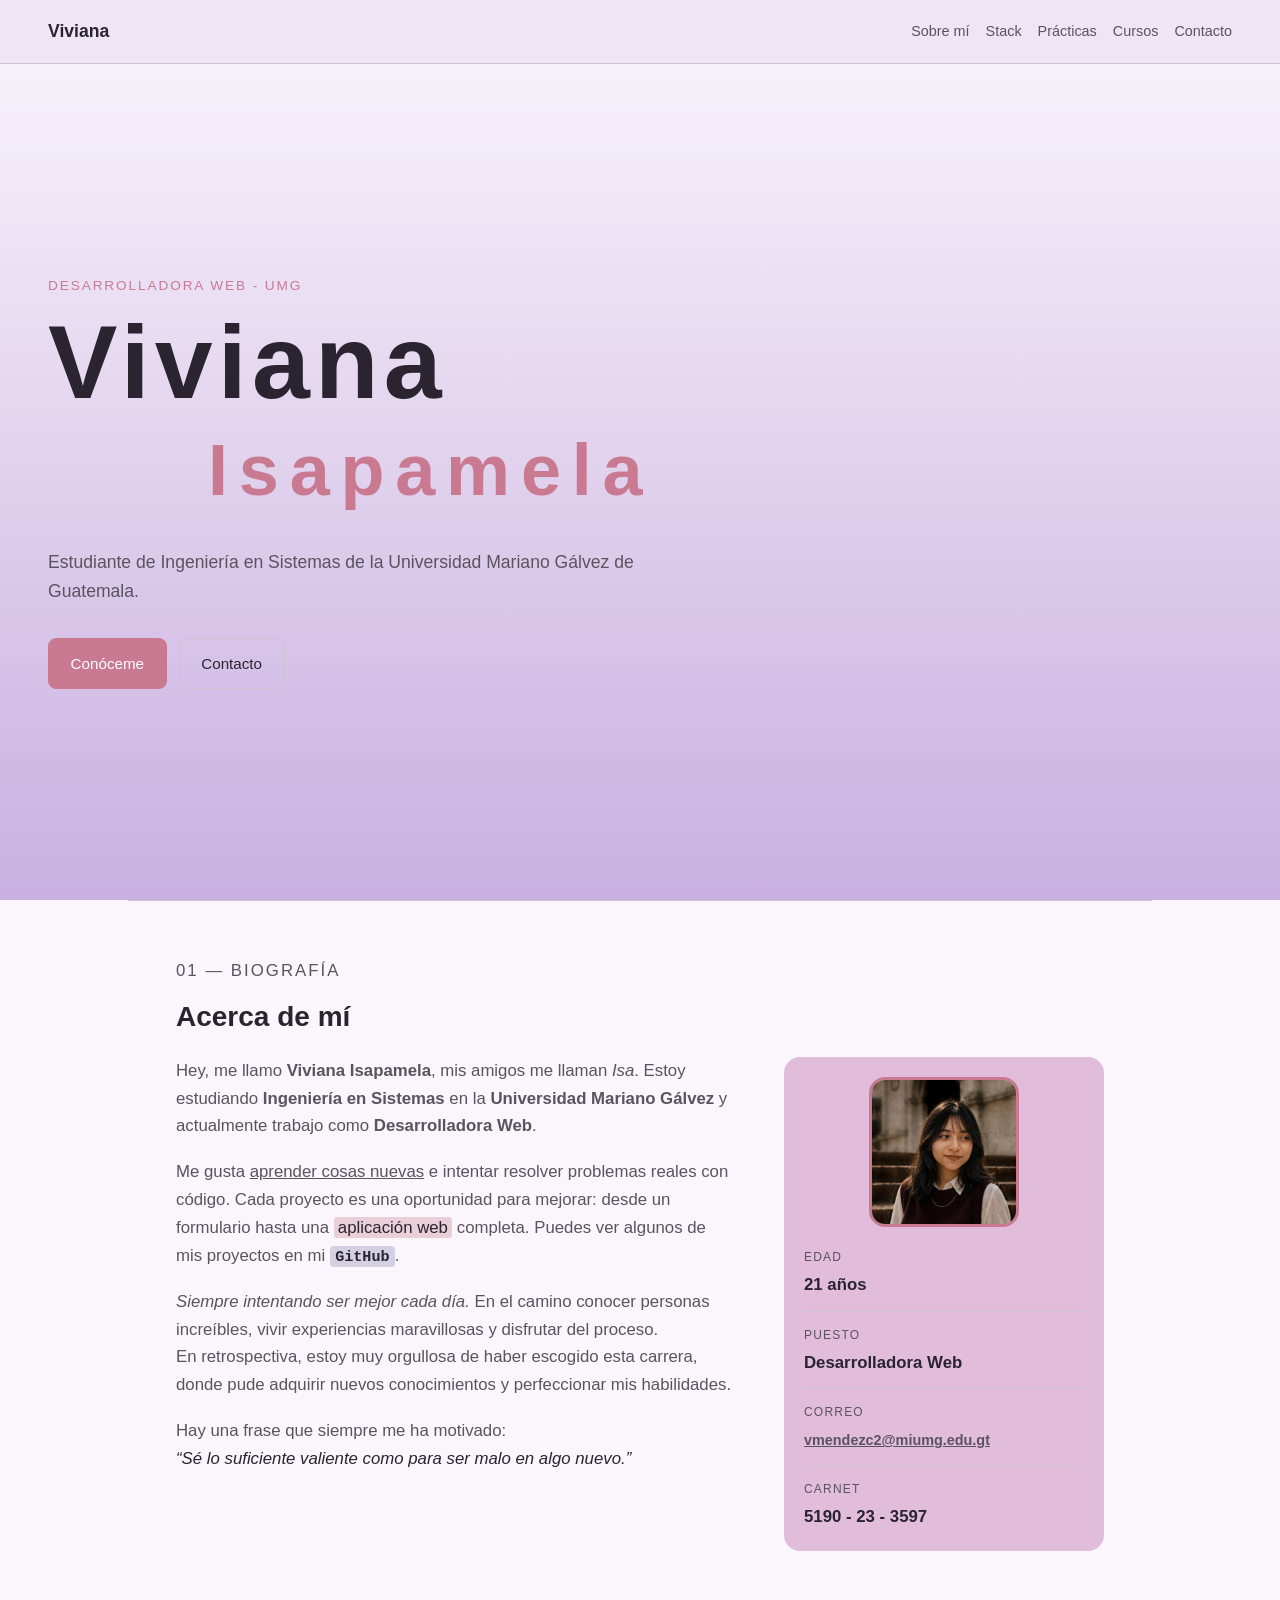
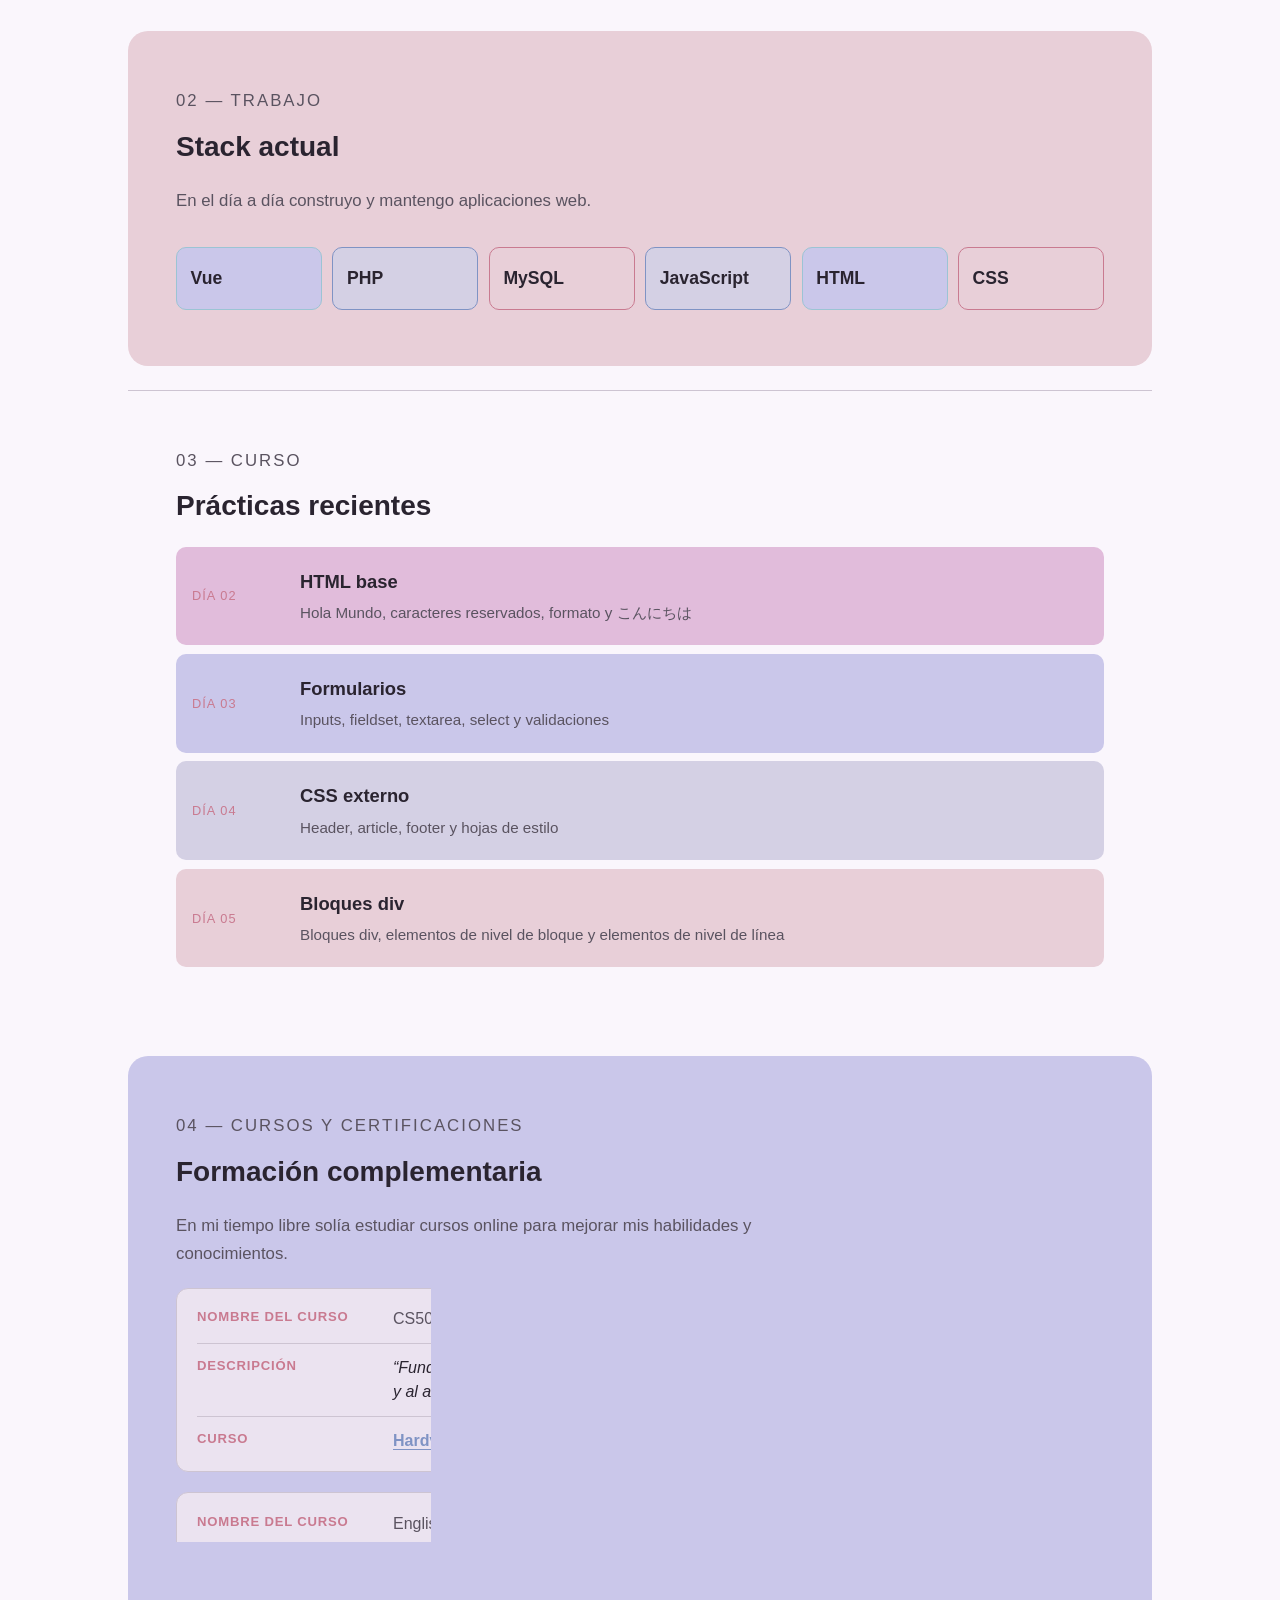
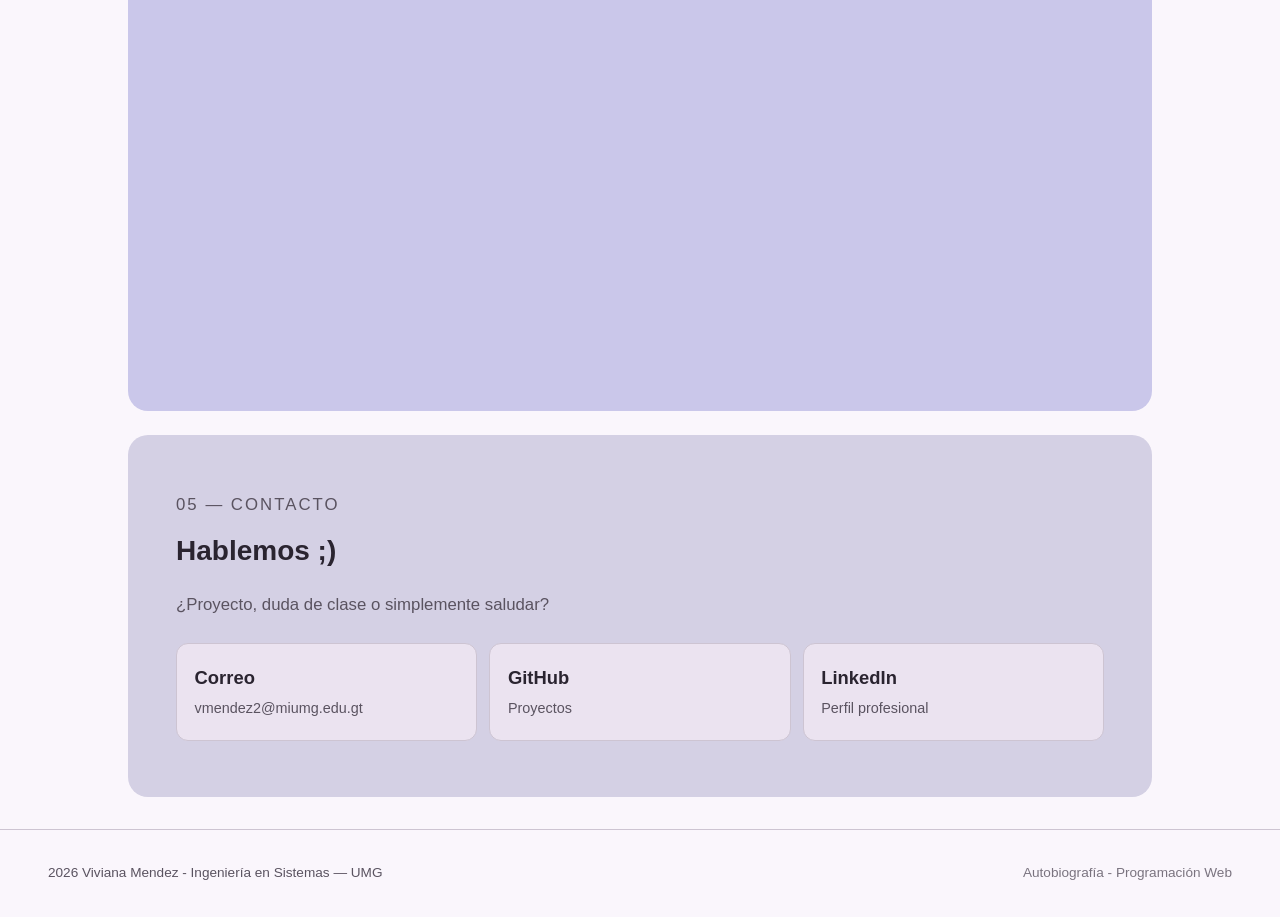
<file: index.html>
<!DOCTYPE html>
<html lang="es">

<head>
    <meta charset="UTF-8">
    <meta name="viewport" content="width=device-width, initial-scale=1.0">
    <meta name="author" content="Viviana Isapamela Mendez Ché">
    <meta name="description" content="Ejercicio práctico #1: Elaborar una página en lenguaje HTML, CSS y/o Bootstrap.">
    <title>Viviana Isapamela Mendez Ché</title>
    <link rel="icon" href="img/icon.png">
    <link rel="stylesheet" href="styles/autobiografia.css">
</head>

<body>

    <nav class="nav">
        <a class="nav-marca" href="#inicio">Viviana</a>
        <div class="nav-links">
            <a href="#sobre-mi">Sobre mí</a>
            <a href="#stack">Stack</a>
            <a href="#practicas">Prácticas</a>
            <a href="#certificaciones">Cursos</a>
            <a href="#contacto">Contacto</a>
        </div>
    </nav>

    <header id="inicio" class="hero">
        <p class="hero-rol">Desarrolladora web - UMG</p>
        <h1>Viviana</h1>
        <h2>Isapamela</h2>
        <p class="hero-texto">
            Estudiante de Ingeniería en Sistemas de la Universidad Mariano Gálvez de Guatemala.
        </p>
        <div class="hero-acciones">
            <a class="btn" href="#sobre-mi">Conóceme</a>
            <a class="btn btn-ghost" href="#contacto">Contacto</a>
        </div>
    </header>

    <main>

        <section id="sobre-mi" class="seccion">
            <p class="etiqueta">01 — Biografía</p>
            <h2>Acerca de mí</h2>
            <div class="grid-dos">
                <div class="biografia">
                    <p>
                        Hey, me llamo <strong>Viviana Isapamela</strong>, mis amigos me llaman
                        <em>Isa</em>. Estoy estudiando <strong>Ingeniería en Sistemas</strong> en la
                        <strong>Universidad Mariano Gálvez</strong> y actualmente trabajo como
                        <strong>Desarrolladora Web</strong>.
                    </p>
                    <p>
                        Me gusta <u>aprender cosas nuevas</u> e intentar resolver problemas reales con código.
                        Cada proyecto es una oportunidad para mejorar: desde un formulario hasta una
                        <mark>aplicación web</mark> completa. Puedes ver algunos de mis proyectos en mi <a href="https://github.com/VpMC97/VpMC97.github.io" target="_blank" rel="noopener noreferrer"><code>GitHub</code></a>.
                    </p>
                    <p>
                        <em>Siempre intentando ser mejor cada día.</em>
                        En el camino conocer personas increíbles, vivir experiencias maravillosas y disfrutar del proceso.
                        <br>
                        En retrospectiva, estoy muy orgullosa de haber escogido esta carrera, donde pude adquirir nuevos conocimientos y perfeccionar mis habilidades.
                    </p>
                    <p>
                        Hay una frase que siempre me ha motivado:
                        <br>
                        <q>Sé lo suficiente valiente como para ser malo en algo nuevo.</q>
                    </p>
                </div>
                <aside class="datos">
                    <figure class="foto-perfil">
                        <img src="img/pfp.jpeg" alt="Fotografía de Viviana Isapamela Mendez Ché">
                    </figure>
                    <p><span>Edad</span> 21 años</p>
                    <p><span>Puesto</span> Desarrolladora Web</p>
                    <p><span>Correo</span> <a href="https://mail.google.com/mail/?view=cm&fs=1&tf=1&to=vmendezc2@miumg.edu.gt" class="red-hint" target="_blank" rel="noopener noreferrer">vmendezc2@miumg.edu.gt</a></p>
                    <p><span>Carnet</span> 5190 - 23 - 3597</p>
                </aside>
            </div>
        </section>

        <section id="stack" class="seccion seccion-pastel">
            <p class="etiqueta">02 — Trabajo</p>
            <h2>Stack actual</h2>
            <p class="ancho-lectura">
                En el día a día construyo y mantengo aplicaciones web.
            </p>
            <ul class="stack-lista">
                <li>Vue</li>
                <li>PHP</li>
                <li>MySQL</li>
                <li>JavaScript</li>
                <li>HTML</li>
                <li>CSS</li>
            </ul>
        </section>

        <section id="practicas" class="seccion">
            <p class="etiqueta">03 — Curso</p>
            <h2>Prácticas recientes</h2>
            <div class="practicas">
                <a href="dia-2.html" class="practica">
                    <span class="practica-num">Día 02</span>
                    <strong>HTML base</strong>
                    <span>Hola Mundo, caracteres reservados, formato y こんにちは</span>
                </a>
                <a href="dia-3.html" class="practica">
                    <span class="practica-num">Día 03</span>
                    <strong>Formularios</strong>
                    <span>Inputs, fieldset, textarea, select y validaciones</span>
                </a>
                <a href="dia-4.html" class="practica">
                    <span class="practica-num">Día 04</span>
                    <strong>CSS externo</strong>
                    <span>Header, article, footer y hojas de estilo</span>
                </a>
                <a href="dia-5.html" class="practica">
                    <span class="practica-num">Día 05</span>
                    <strong>Bloques div</strong>
                    <span>Bloques div, elementos de nivel de bloque y elementos de nivel de línea</span>
                </a>
            </div>
        </section>

        <section id="certificaciones" class="seccion seccion-menta">
            <p class="etiqueta">04 — Cursos y certificaciones</p>
            <h2>Formación complementaria</h2>
            <p class="ancho-lectura">
                En mi tiempo libre solía estudiar cursos online para mejorar mis habilidades y conocimientos.
            </p>

            <div class="cursos-lista">
            <!-- Los 3 primeros siempre visibles -->
            <article class="curso">
                <div class="fila-dato">
                    <span class="dato-nombre">Nombre del curso</span>
                    <span class="dato-valor">CS50's Introduction to Computer Science (2023)</span>
                </div>
                <div class="fila-dato">
                    <span class="dato-nombre">Descripción</span>
                    <span class="dato-valor">
                        <q>Fundamentos de la informática, una introducción a las disciplinas intelectuales de la informática y al arte de la programación.</q>
                    </span>
                </div>
                <div class="fila-dato">
                    <span class="dato-nombre">Curso</span>
                    <span class="dato-valor">
                        <a href="https://www.youtube.com/watch?v=LfaMVlDaQ24" target="_blank" rel="noopener noreferrer">Hardvard CS50 &amp;
                            freeCodeCamp.org</a>
                    </span>
                </div>
            </article>
            <article class="curso">
                <div class="fila-dato">
                    <span class="dato-nombre">Nombre del curso</span>
                    <span class="dato-valor">English for IT 1</span>
                </div>
                <div class="fila-dato">
                    <span class="dato-nombre">Descripción</span>
                    <span class="dato-valor">
                        <q>A course that teaches the English language in a specific IT context at the “B2” proficiency level which is a basic requirement for employment use.</q>
                    </span>
                </div>
                <div class="fila-dato">
                    <span class="dato-nombre">Curso</span>
                    <span class="dato-valor">
                        <a href="https://www.netacad.com/courses/english-for-it1?courseLang=en-US" target="_blank" rel="noopener noreferrer">Cisco &amp; OpenEDG</a>
                    </span>
                </div>
            </article>
            <article class="curso">
                <div class="fila-dato">
                    <span class="dato-nombre">Nombre del curso</span>
                    <span class="dato-valor">React.js desde cero</span>
                </div>
                <div class="fila-dato">
                    <span class="dato-nombre">Descripción</span>
                    <span class="dato-valor">
                        <q>React es una biblioteca de Javascript para crear interfaces web de usuario, tipicamente se usa para crear aplicaciones web frontend.</q>
                    </span>
                </div>
                <div class="fila-dato">
                    <span class="dato-nombre">Curso</span>
                    <span class="dato-valor">
                        <a href="https://www.youtube.com/watch?v=rLoWMU4L_qE" target="_blank" rel="noopener noreferrer">Fatz</a>
                    </span>
                </div>
            </article>

            <!-- Cursos ocultos hasta pulsar Ver más -->
            <div class="cursos-extra">
            <article class="curso">
                <div class="fila-dato">
                    <span class="dato-nombre">Nombre del curso</span>
                    <span class="dato-valor">Vue.js Fundamentals</span>
                </div>
                <div class="fila-dato">
                    <span class="dato-nombre">Descripción</span>
                    <span class="dato-valor">
                        <q>Introducción a Vue 3. Desarrolla proyectos reales, profundiza en sus características fundamentales y crea aplicaciones dinámicas, reutilizables y reactivas con facilidad.</q>
                    </span>
                </div>
                <div class="fila-dato">
                    <span class="dato-nombre">Curso</span>
                    <span class="dato-valor">
                        <a href="https://scrimba.com/learn-vue-c0jrrpaasr" target="_blank" rel="noopener noreferrer">Scrimba</a>
                    </span>
                </div>
            </article>
            <article class="curso">
                <div class="fila-dato">
                    <span class="dato-nombre">Nombre del curso</span>
                    <span class="dato-valor">Python desde cero</span>
                </div>
                <div class="fila-dato">
                    <span class="dato-nombre">Descripción</span>
                    <span class="dato-valor">
                        <q>Domina las bases de Python, el lenguaje más popular para programación y desarrollo moderno. Aprende sobre los tipos de datos, estructuras de control y funciones para crear programas que realicen tareas específicas.</q>
                    </span>
                </div>
                <div class="fila-dato">
                    <span class="dato-nombre">Curso</span>
                    <span class="dato-valor">
                        <a href="https://midu.dev/curso/python-desde-cero" target="_blank" rel="noopener noreferrer">Midudev</a>
                    </span>
                </div>
            </article>
            <article class="curso">
                <div class="fila-dato">
                    <span class="dato-nombre">Nombre del curso</span>
                    <span class="dato-valor">SQL desde CERO</span>
                </div>
                <div class="fila-dato">
                    <span class="dato-nombre">Descripción</span>
                    <span class="dato-valor">
                        <q>En este curso de SQL vas a aprender a manejar SQL, el lenguaje mas usado del mundo para bases de datos relacionales, un lenguaje requisito para cualquier perfil IT.</q>
                    </span>
                </div>
                <div class="fila-dato">
                    <span class="dato-nombre">Curso</span>
                    <span class="dato-valor">
                        <a href="https://www.youtube.com/watch?v=DFg1V-rO6Pg" target="_blank" rel="noopener noreferrer">SoyDalto</a>
                    </span>
                </div>
            </article>
            <article class="curso">
                <div class="fila-dato">
                    <span class="dato-nombre">Nombre del curso</span>
                    <span class="dato-valor">Desarrollo web desde cero</span>
                </div>
                <div class="fila-dato">
                    <span class="dato-nombre">Descripción</span>
                    <span class="dato-valor">
                        <q>Aprende los inicios del desarrollo web paso a paso. Aprenderás HTML5, CSS3, Javascript.</q>
                    </span>
                </div>
                <div class="fila-dato">
                    <span class="dato-nombre">Curso</span>
                    <span class="dato-valor">
                        <a href="https://www.udemy.com/course/curso-de-desarrollo-web-desde-cero-html5-css3-javascript/?couponCode=PMNVD2525" target="_blank" rel="noopener noreferrer">Udemy</a>
                    </span>
                </div>
            </article>
            <article class="curso">
                <div class="fila-dato">
                    <span class="dato-nombre">Nombre del curso</span>
                    <span class="dato-valor">Networking Basics</span>
                </div>
                <div class="fila-dato">
                    <span class="dato-nombre">Descripción</span>
                    <span class="dato-valor">
                        <q>Internet se basa en redes informáticas. Empieza a aprender los fundamentos de las redes informáticas y descubre cómo funcionan.</q>
                    </span>
                </div>
                <div class="fila-dato">
                    <span class="dato-nombre">Curso</span>
                    <span class="dato-valor">
                        <a href="https://www.netacad.com/courses/networking-basics?courseLang=en-US" target="_blank" rel="noopener noreferrer">Cisco Networking Academy</a>
                    </span>
                </div>
            </article>
            </div>

            <label class="ver-mas-btn">
                <input type="checkbox" class="ver-mas-check">
                <span class="texto-mas">Ver más</span>
                <span class="texto-menos">Ver menos</span>
            </label>
            </div>

        </section>
        <section id="contacto" class="seccion seccion-lavanda">
            <p class="etiqueta">05 — Contacto</p>
            <h2>Hablemos ;)</h2>
            <p class="ancho-lectura">
                ¿Proyecto, duda de clase o simplemente saludar?
            </p>
            <ul class="redes">
                <li>
                    <a href="https://mail.google.com/mail/?view=cm&fs=1&tf=1&to=vmendezc2@miumg.edu.gt" class="red-hint" target="_blank" rel="noopener noreferrer">
                        <span class="red-nombre">Correo</span>
                        <span class="red-hint">vmendez2@miumg.edu.gt</span>
                    </a>
                </li>
                <li>
                    <a href="https://github.com/VpMC97" target="_blank" rel="noopener noreferrer">
                        <span class="red-nombre">GitHub</span>
                        <span class="red-hint">Proyectos</span>
                    </a>
                </li>
                <li>
                    <a href="https://www.linkedin.com/in/viviana-mendez-758b8130b/" target="_blank" rel="noopener noreferrer">
                        <span class="red-nombre">LinkedIn</span>
                        <span class="red-hint">Perfil profesional</span>
                    </a>
                </li>
            </ul>
        </section>

    </main>

    <footer class="pie">
        <p>2026 Viviana Mendez - Ingeniería en Sistemas — UMG</p>
        <p class="pie-nota">Autobiografía - Programación Web</p>
    </footer>
</body>
</html>
</file>
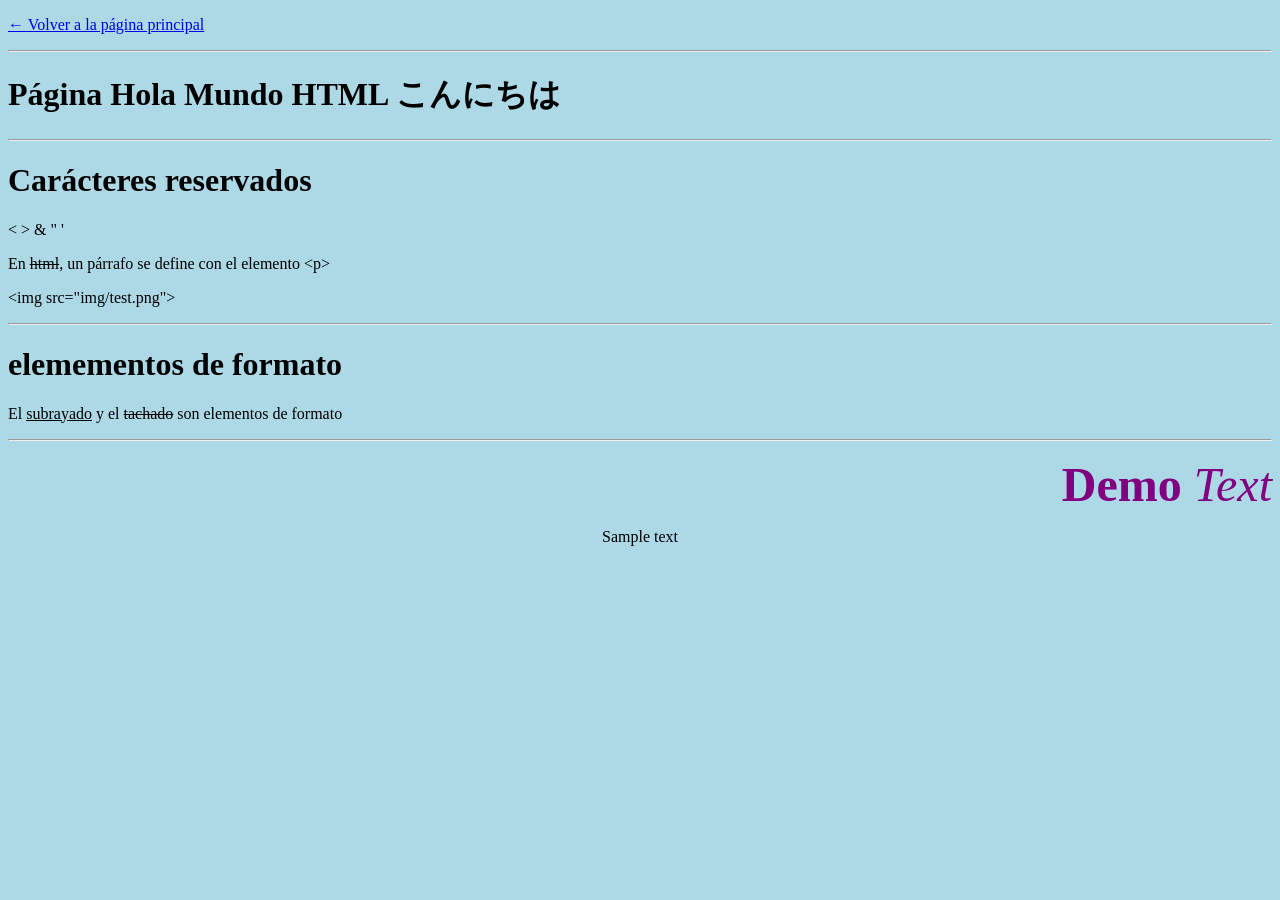
<file: dia-2.html>
<!DOCTYPE html>
<html>
<head>
    <meta charset="UTF-8">
    <title>HTML page</title>
</head>
<body bgcolor="lightblue">
    <p><a href="index.html">&larr; Volver a la p&aacute;gina principal</a></p>
    <hr>
    <h1>Página Hola Mundo HTML こんにちは</h1>

    <hr>

    <h1>Carácteres reservados</h1>
    <p>&lt; &gt; &amp; &quot; &apos;</p>
    <p>En <del>html</del>, un párrafo se define con el elemento &lt;p&gt;</p>
    <p>&lt;img src=&quot;img/test.png&quot;&gt</p>

    <hr>

    <h1>elemementos de formato  </h1>
    <p>El <u>subrayado</u> y el <del>tachado</del> son elementos de formato</p>

    <hr>

    <p align="right">
        <font face="Consolas" size="62px" color="purple">
            <strong>Demo</strong>
            <em>Text</em>
        </font>
        <center>
            Sample text
        </center>
    </p>

</body>
</html>
</file>
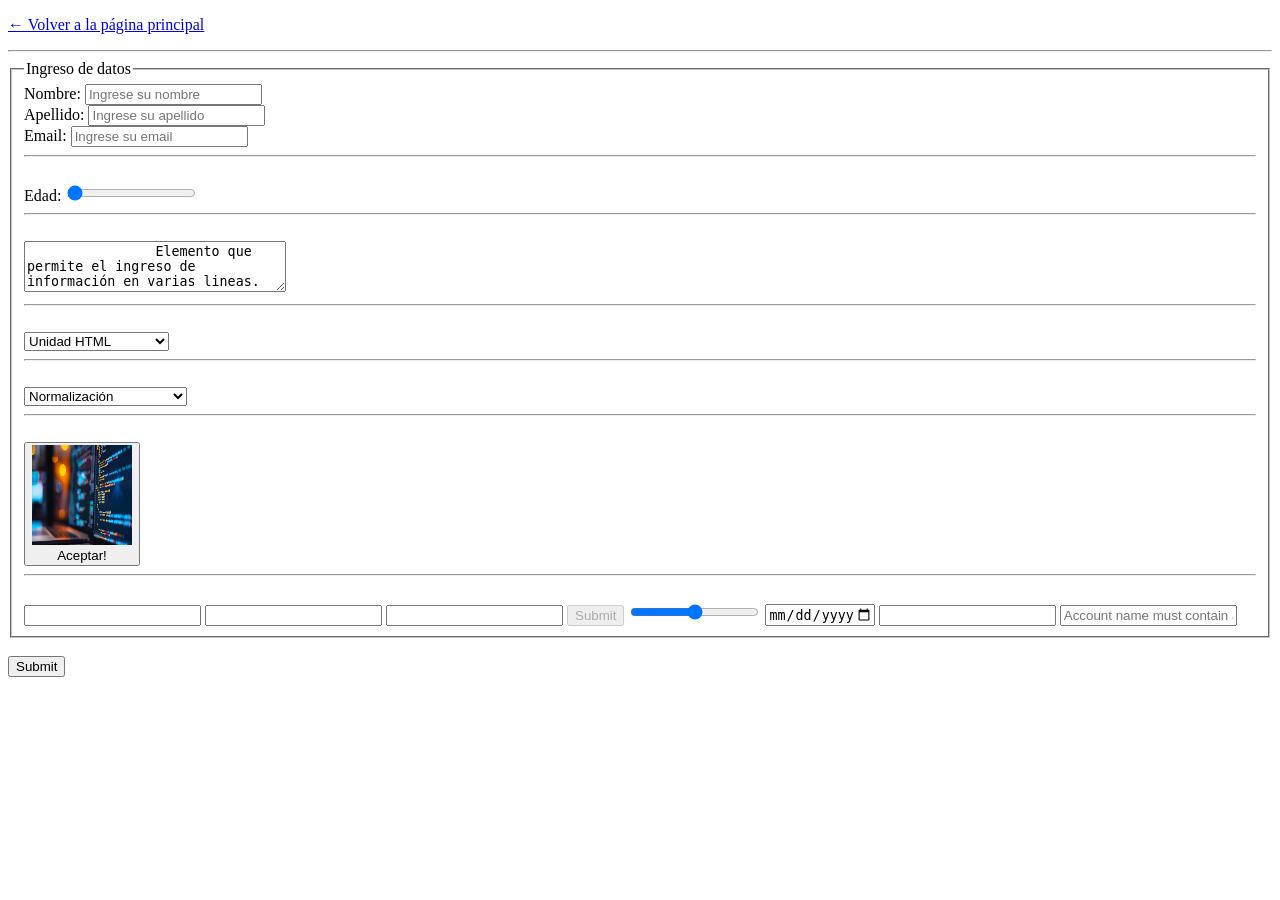
<file: dia-3.html>
<!DOCTYPE html>
<html lang="en">
<head>
    <meta charset="UTF-8">
    <meta name="viewport" content="width=device-width, initial-scale=1.0">
    <title>Document</title>
</head>
<body>
    <p><a href="index.html">&larr; Volver a la p&aacute;gina principal</a></p>
    <hr>
    <form action="">
        <fieldset>
            <legend>Ingreso de datos</legend>
            <label for="name">Nombre:</label>
            <input type="text" id="nombre" name="nombre" placeholder="Ingrese su nombre">
            <br>
            <label for="name">Apellido:</label>
            <input type="text" id="apellido" name="apellido" placeholder="Ingrese su apellido">
            <br>
            <label for="email">Email:</label>
            <input type="email" id="email" name="email" placeholder="Ingrese su email">
            <br><hr><br>
            <label for="edad">Edad:</label>
            <input type="range" id="edad" name="edad" min="18" max="100" value="18">
            <br><hr><br>
            <textarea name="cuadro" id="cuadro" placeholder="Ingrese su mensaje" rows="3" cols="30">
                Elemento que permite el ingreso de información en varias lineas.
            </textarea>
            <br><hr><br>
            <select name="opciones" id="opciones">
                <option value="HTML">Unidad HTML</option>
                <option value="PHP">Unidad PHP</option>
                <option value="CSS">Unidad CSS</option>
                <option value="INTRO">Introducción al curso</option>
            </select>
            <br><hr><br>
            <select name="combo" id="combo">
                <optgroup label="Bases de datos">
                    <option value="Base1">Normalización</option>
                    <option value="Base2">DDL</option>
                </optgroup>
                <optgroup label="Programación">
                    <option value="Progra1">Programación I</option>
                    <option value="Progra2">Programación II</option>
                </optgroup>
                <optgroup label="Contabilidad">
                    <option value="Conta1">Contabilidad General</option>
                </optgroup>
                <optgroup label="Datos personales">
                    <option value="Datos1">Viviana</option>
                    <option value="Datos2">Isapamela</option>
                </optgroup>
            </select>
            <br><hr><br>
            <button type="button">
                <img style="height: 100px; width: 100px;" src="img\descarga.jpg" alt="OK">
                <br>
                Aceptar!
            </button>
            <br><hr><br>
            <input name="email-address" type="email" required="required">

            <input name="zip_code" type="text" pattern="\d{5}(-\d{4})?" required="required" />
            <input name="profile_url" type="url" readonly="readonly" />
            <input type="submit" disabled="disabled" />

            <input name="issue_quantity" type="range" min="1" max="15" />
            <input name="service_date" type="date" min="2000-01-01" max="2999-12-31">

            <input name="api_key" type="text" autocomplete="off" />

            <input name="account_name" type="text" placeholder="Account name must contain at least 4 characters." />
        </fieldset>
        <br>
        <input type="submit" value="Submit">


        
    </form>
</body>
</html>
</file>
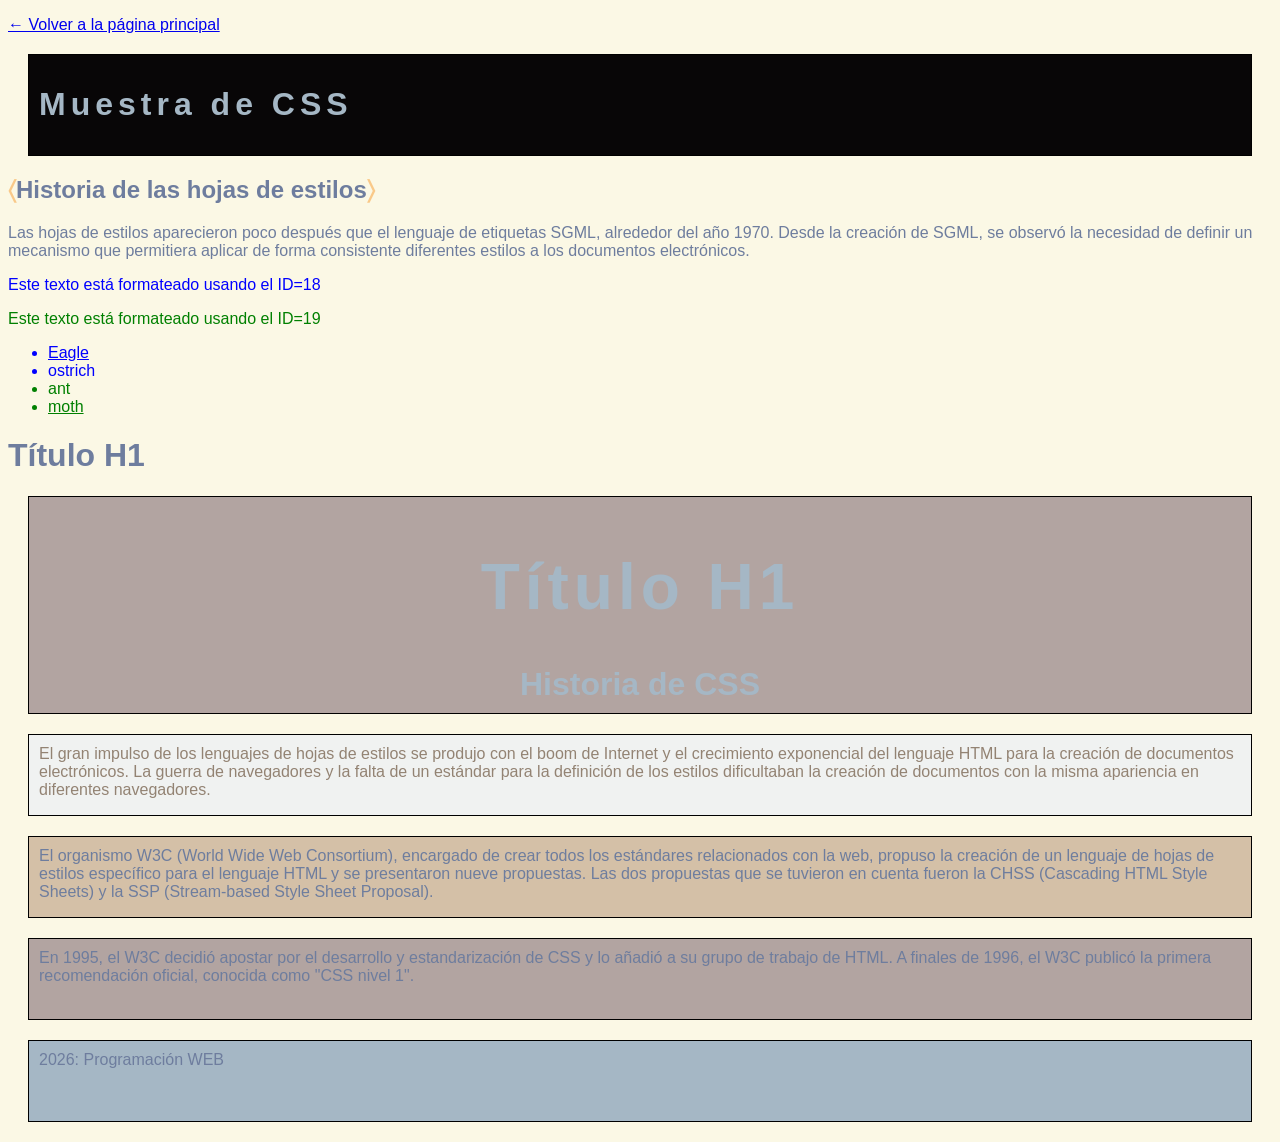
<file: dia-4.html>
<!DOCTYPE html>
<html lang="en-US">

<head>
    <meta charset="UTF-8">
    <meta name="viewport" content="width=device-width, initial-scale=1.0">
    <title>Página HTML</title>
    <link rel="stylesheet" href="styles\styles.css" />
</head>

<body>
    <p><a href="index.html">&larr; Volver a la p&aacute;gina principal</a></p>
    <header>
        <h1>Muestra de CSS</h1>
    </header>
    <article>
        <h2>Historia de las hojas de estilos</h2>
        <p>Las hojas de estilos aparecieron poco después que el lenguaje de
            etiquetas SGML, alrededor del año 1970. Desde la creación de SGML, se observó la
            necesidad de definir un mecanismo que permitiera aplicar de forma consistente
            diferentes estilos a los documentos electrónicos.</p>
    </article>
    <p id="p18">Este texto está formateado usando el ID=18</p>
    <p id="p19">Este texto está formateado usando el ID=19</p>
    <ul>
        <li class="bird flying">Eagle</li>
        <li class="bird">ostrich</li>
        <li class="insect">ant</li>
        <li class="insect flying">moth</li>
    </ul>
    <div>
         <h1>Título H1</h1>
        <header class="purpleBackground">
            <h1>Título H1</h1>
            Historia de CSS
        </header>
        <section class="grayBackground">
            El gran impulso de los lenguajes de hojas de estilos se produjo con el boom de Internet y el crecimiento exponencial del lenguaje HTML para la creación de documentos electrónicos. La guerra de navegadores y la falta de un estándar para la definición de los estilos dificultaban la creación de documentos con la misma apariencia en diferentes navegadores.
        </section>
        <section class="tanBackground">
            El organismo W3C (World Wide Web Consortium), encargado de crear todos los estándares relacionados con la web, propuso la creación de un lenguaje de hojas de estilos específico para el lenguaje HTML y se presentaron nueve propuestas. Las dos propuestas que se tuvieron en cuenta fueron la CHSS (Cascading HTML Style Sheets) y la SSP (Stream-based Style Sheet Proposal).
        </section>
        <section class="purpleBackground">
            En 1995, el W3C decidió apostar por el desarrollo y estandarización de CSS y lo añadió a su grupo de trabajo de HTML. A finales de 1996, el W3C publicó la primera recomendación oficial, conocida como "CSS nivel 1".
        </section>
    </div>
    <footer>
        2026: Programación WEB
    </footer>
</body>

</html>
</file>
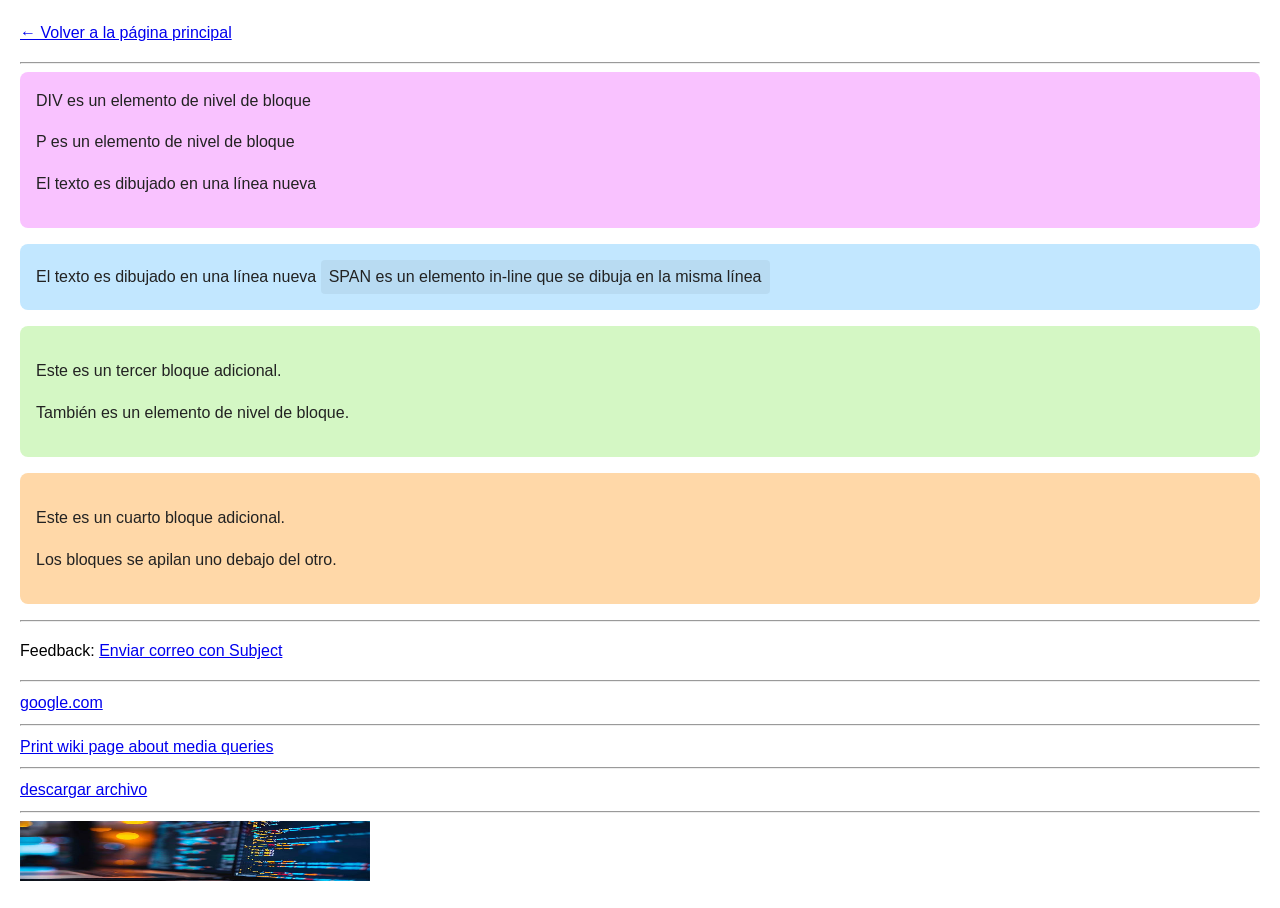
<file: dia-5.html>
<!DOCTYPE html>
<html lang="en">
<head>
    <meta charset="UTF-8">
    <meta name="viewport" content="width=device-width, initial-scale=1.0">
    <title>HTML PAGE</title>
    <style>
        body {
            font-family: Arial, sans-serif;
            line-height: 1.6;
            margin: 20px;
        }
        .block {
            padding: 16px;
            margin-bottom: 16px;
            border-radius: 8px;
            color: #222;
        }
        .block-1 { background: #f9c2ff; }
        .block-2 { background: #c2e7ff; }
        .block-3 { background: #d4f7c4; }
        .block-4 { background: #ffd8a8; }
        .inline-text {
            display: inline-block;
            padding: 4px 8px;
            background: rgba(0,0,0,0.05);
            border-radius: 4px;
        }
    </style>
</head>
<body>
    <p><a href="index.html">&larr; Volver a la p&aacute;gina principal</a></p>
    <hr>
    <div class="block block-1">
        DIV es un elemento de nivel de bloque
        <p>P es un elemento de nivel de bloque</p>
        <p>El texto es dibujado en una línea nueva</p>
    </div>

    <div class="block block-2">
        El texto es dibujado en una línea nueva
        <span class="inline-text">SPAN es un elemento in-line que se dibuja en la misma línea</span>
    </div>

    <div class="block block-3">
        <p>Este es un tercer bloque adicional.</p>
        <p>También es un elemento de nivel de bloque.</p>
    </div>

    <div class="block block-4">
        <p>Este es un cuarto bloque adicional.</p>
        <p>Los bloques se apilan uno debajo del otro.</p>
    </div>

    <hr>
    <p>Feedback: <a href="mailto:vmendez2@miumg.edu.gt?Subject=protocolo">Enviar correo con Subject</a></p>
    <hr>
    <a href="https://google.com" target="_blank">google.com</a>
    <hr>
    <a href="https://en.wikipedia.org/wiki/Media_queries?output=print" media="print and (resolution:250dpi)">Print wiki page about media queries</a>
    <hr>
    <a href="/assets/hello.txt" download="descarga.txt">descargar archivo</a>
    <hr>
    <img src="img/descarga.jpg" width="350" height="60" />
</body>
</html>
</file>
<file: styles/autobiografia.css>
:root {
    --fondo: #faf6fc;          /* tono claro arriba */
    --fondo-abajo: #c9b0e0;    /* lavanda más visible abajo */
    --tinta: #2a2430;          /* texto principal (oscuro) */
    --suave: #5a5360;          /* texto secundario */
    --linea: #cdc4d2;          /* bordes y separadores */
    --acento: #c97a90;         /* rosa acento */
    --acento-2: #9bc4d4;       /* azul suave */
    --acento-3: #7f93c4;       /* azul más fuerte */
    --pastel-rosa: #e8cfd8;
    --pastel-menta: #cac7ea;
    --pastel-lavanda: #d4d0e4;
    --pastel-durazno: #e1bcdb;
    --btn-texto: #ffffff;      /* texto sobre botones de color */
    --nav-fondo: #efe6f5;      /* fondo sólido del menú */
    --tarjeta: #ebe3f0;        /* fondo de tarjetas / cursos */
    --nav-h: 4rem;             /* altura aproximada del nav */
}

/* box-sizing: el padding para el ancho de los elementos */
* {
    box-sizing: border-box;
}

html {
    scroll-behavior: smooth;
    min-height: 100%;
    background-color: var(--fondo);
    background-image: linear-gradient(180deg, var(--fondo) 0%, var(--fondo-abajo) 100%);
    background-attachment: fixed;
}

body {
    margin: 0;
    font-family: "Verdana", sans-serif;
    font-weight: 400;
    color: var(--tinta);
    background-color: transparent; /* para que se note el gradiente*/
    background-image: none;
    line-height: 1.65;
    min-height: 100vh;
    overflow-x: hidden;
}

/* ===== Nav ===== */
.nav {
    position: sticky;
    top: 0;
    z-index: 20;
    display: flex;
    flex-wrap: wrap; /* en pantallas chicas los links bajan de línea */
    align-items: center;
    justify-content: space-between;
    gap: 0.75rem 1rem;
    min-height: var(--nav-h);
    padding: 0.75rem 1.25rem;
    background-color: var(--nav-fondo);
    border-bottom: 1px solid var(--linea);
}

.nav-marca {
    font-family: "Verdana", sans-serif;
    font-weight: 700;
    font-size: 1.1rem;
    color: var(--tinta);
    text-decoration: none;
}

.nav-links {
    display: flex;
    flex-wrap: wrap;
    justify-content: flex-end;
    gap: 0.4rem 1rem;
}

.nav-links a {
    font-size: 0.9rem;
    font-weight: 500;
    color: var(--suave);
    text-decoration: none;
}

.nav-links a:hover {
    color: var(--acento);
}

/* ===== Principal (portada) ===== */
.hero {
    min-height: calc(100vh - var(--nav-h));
    display: flex;
    flex-direction: column;
    justify-content: center;
    padding: 3rem 1.25rem;
    max-width: 56rem;
}

.hero-rol {
    margin: 0 0 1rem;
    font-size: 0.85rem;
    font-weight: 500;
    letter-spacing: 0.14em;
    text-transform: uppercase;
    color: var(--acento);
}

.hero h1 {
    margin: 0;
    font-family: "Verdana", sans-serif;
    font-weight: 800;
    /* Tipografía fluida: clamp(mínimo, valor-ideal, máximo) */
    font-size: clamp(3rem, 6vw + 2rem, 6.5rem);
    line-height: 0.95;
    transition: font-size 220ms ease, transform 220ms ease;
    color: var(--tinta);
    letter-spacing: 0.05em;
    overflow: hidden;
}

.hero h2 {
    margin: 0.25rem 0 0;
    font-family: "Verdana", sans-serif;
    font-weight: 800;
    font-size: clamp(2rem, 5vw + 1rem, 4.5rem);
    line-height: 1.5;
    color: var(--acento);
    padding-left: 5rem; /* Sin padding-left fijo para celular (se ajusta en media queries) */
    letter-spacing: 0.15em;
    transition: font-size 220ms ease, transform 220ms ease;
    /* Si el título no debe hacer wrap: mantener en una línea y usar ellipsis cuando no quepa */
    white-space: nowrap;
    overflow: hidden;
}

.hero-texto {
    margin: 1.5rem 0 0;
    max-width: 40rem;
    font-size: 1.1rem;
    font-weight: 300;
    color: var(--suave);
}

.hero-acciones {
    display: flex;
    flex-wrap: wrap;
    gap: 0.75rem;
    margin-top: 2rem;
}

/* Animación suave al cargar */
@keyframes entrar {
    from {
        opacity: 0;
        transform: translateY(18px);
    }
    to {
        opacity: 1;
        transform: translateY(0);
    }
}

.hero {
    animation: entrar 0.8s ease both;
}

/* ===== Botones ===== */
.btn {
    display: inline-flex;
    align-items: center;
    justify-content: center;
    padding: 0.75rem 1.35rem;
    font-family: inherit;
    font-size: 0.95rem;
    font-weight: 500;
    color: var(--btn-texto);
    background-color: var(--acento);
    text-decoration: none;
    border: 1px solid var(--acento);
    border-radius: 8px;
}

.btn:hover {
    background-color: var(--acento-3);
    border-color: var(--acento-3);
}

.btn-ghost {
    color: var(--tinta);
    background-color: transparent;
    border: 1px solid var(--linea);
}

.btn-ghost:hover {
    background-color: var(--pastel-menta);
    border-color: var(--acento-2);
}

/* ===== Secciones ===== */
.seccion {
    padding: 3.5rem 1.25rem;
    max-width: 64rem;
    margin: 0 auto; /* centrar */
    border-top: 1px solid var(--linea);
}

.seccion-pastel,
.seccion-menta,
.seccion-lavanda {
    width: calc(100% - 1.5rem);
    border-top: none;
    border-radius: 1.25rem;
    max-width: 64rem;
    margin-top: 1.5rem;
    margin-bottom: 1.5rem;
    margin-left: auto;  /* centra */
    margin-right: auto; /* centra */
}

.seccion-pastel {
    background-color: var(--pastel-rosa);
}

.seccion-lavanda {
    background-color: var(--pastel-lavanda);
    margin-bottom: 2rem;
}

.seccion-menta {
    background-color: var(--pastel-menta);
}

.etiqueta {
    margin: 0 0 0.75rem;
    font-size: 0.8rem;
    font-weight: 500;
    letter-spacing: 0.12em;
    text-transform: uppercase;
    color: var(--acento);
}

.seccion h2 {
    margin: 0 0 1.5rem;
    font-family: "Trebuchet MS", sans-serif;
    font-weight: 700;
    font-size: 1.75rem;
    line-height: 1.15;
}

.seccion p {
    margin: 0 0 1rem;
    color: var(--suave);
    font-size: 1.05rem;
}

.seccion p:last-child {
    margin-bottom: 0;
}

.ancho-lectura {
    max-width: 38rem;
}

.grid-dos {
    display: grid;
    grid-template-columns: 1.4fr 0.8fr;
    gap: 2.5rem 3rem;
    align-items: start;
}

.biografia p {
    margin: 0 0 1.15rem;
}

.biografia a {
    text-decoration: none;
    color: var(--tinta);
    font-weight: 600;
}

.biografia p:last-child {
    margin-bottom: 0;
}

.biografia mark {
    background-color: var(--pastel-rosa);
    color: var(--tinta);
    padding: 0.05em 0.25em;
    border-radius: 3px;
}

.biografia code {
    font-family: Consolas, "Courier New", monospace;
    font-size: 0.9em;
    background-color: var(--pastel-lavanda);
    padding: 0.1em 0.35em;
    border-radius: 4px;
}

.biografia q {
    font-style: italic;
    color: var(--tinta);
}

.datos {
    display: grid;
    gap: 0.85rem;
    padding: 1.25rem;
    background-color: var(--pastel-durazno);
    border-radius: 1rem;
}

.foto-perfil {
    margin: 0 0 0.5rem;
}

.foto-perfil img {
    display: block;
    width: 100%;
    max-width: 150px;
    height: auto;
    aspect-ratio: 1 / 1;
    object-fit: cover;
    margin: 0 auto;
    border-radius: 1rem;
    border: 3px solid var(--acento);
}

.datos p {
    margin: 0;
    padding-bottom: 0.75rem;
    border-bottom: 1px solid var(--linea);
    font-family: "Verdana", sans-serif;
    font-size: 1.05rem;
    font-weight: 600;
    color: var(--tinta);
    word-break: break-word;
}

.datos p:last-child {
    border-bottom: none;
    padding-bottom: 0;
}

.datos span {
    display: block;
    margin-bottom: 0.2rem;
    font-family: "Verdana", sans-serif;
    font-size: 0.75rem;
    font-weight: 500;
    letter-spacing: 0.1em;
    text-transform: uppercase;
    color: var(--suave);
}

/* ===== Cursos ===== */
.curso {
    margin-top: 1.25rem;
    padding: 1.15rem 1.25rem;
    background-color: var(--tarjeta);
    border-radius: 12px;
    border: 1px solid var(--linea);
}

.fila-dato {
    display: grid;
    grid-template-columns: 11rem 1fr;
    gap: 0.75rem 1.25rem;
    align-items: start;
    padding: 0.75rem 0;
    border-bottom: 1px solid var(--linea);
}

.fila-dato:last-child {
    border-bottom: none;
    padding-bottom: 0;
}

.fila-dato:first-child {
    padding-top: 0;
}

.dato-nombre,
.dato-valor {
    display: inline;
    font-size: 1rem;
    line-height: 1.5;
}

.dato-nombre {
    font-family: "Verdana", sans-serif;
    font-weight: 600;
    font-size: 0.82rem;
    letter-spacing: 0.06em;
    text-transform: uppercase;
    color: var(--acento);
}

.dato-valor {
    color: var(--suave);
}

.dato-valor q {
    quotes: "“" "”";
    font-style: italic;
    color: var(--tinta);
}

.dato-valor a {
    color: var(--acento-3);
    font-weight: 600;
    text-decoration: none;
    border-bottom: 1px solid var(--acento-3);
}

.dato-valor a:hover {
    color: var(--acento);
    border-bottom-color: var(--acento);
}

/* ===== Ver más cursos ===== */
.cursos-lista {
    position: relative;
}

.ver-mas-check {
    position: absolute;
    opacity: 0;
    width: 0;
    height: 0;
    margin: 0;
    pointer-events: none;
}

.cursos-extra {
    display: none;
}

/* Si el checkbox está marcado, se muestran los cursos extra */
.cursos-lista:has(.ver-mas-check:checked) .cursos-extra {
    display: block;
}

.ver-mas-btn {
    display: inline-flex;
    align-items: center;
    justify-content: center;
    margin-top: 1.5rem;
    padding: 0.7rem 1.35rem;
    font-family: "Verdana", sans-serif;
    font-size: 0.95rem;
    font-weight: 500;
    color: var(--tinta);
    background-color: var(--tarjeta);
    border: 1px solid var(--linea);
    border-radius: 8px;
    cursor: pointer;
}

.ver-mas-btn:hover {
    background-color: var(--pastel-rosa);
    border-color: var(--acento);
}

.ver-mas-btn .texto-menos {
    display: none;
}

.cursos-lista:has(.ver-mas-check:checked) .ver-mas-btn .texto-mas {
    display: none;
}

.cursos-lista:has(.ver-mas-check:checked) .ver-mas-btn .texto-menos {
    display: inline;
}

/* ===== Stack ===== */
.stack-lista {
    list-style: none;
    margin: 2rem 0 0;
    padding: 0;
    display: grid;
    grid-template-columns: repeat(auto-fit, minmax(7.5rem, 1fr));
    gap: 0.65rem;
}

.stack-lista li {
    padding: 1rem 0.85rem;
    font-family: "Verdana", sans-serif;
    font-size: 1.1rem;
    font-weight: 600;
    background-color: var(--pastel-menta);
    border-radius: 10px;
    border: 1px solid var(--acento-2);
}

.stack-lista li:nth-child(2n) {
    background-color: var(--pastel-lavanda);
    border-color: var(--acento-3);
}

.stack-lista li:nth-child(3n) {
    background-color: var(--pastel-rosa);
    border-color: var(--acento);
}

/* ===== Prácticas ===== */
.practicas {
    display: flex;
    flex-direction: column;
    margin-top: 1rem;
}

.practica {
    display: grid;
    grid-template-columns: 5.5rem 1fr;
    grid-template-rows: auto auto;
    column-gap: 1.25rem;
    row-gap: 0.2rem;
    padding: 1.25rem 1rem;
    margin-bottom: 0.55rem;
    text-decoration: none;
    color: inherit;
    background-color: var(--pastel-durazno);
    border-radius: 10px;
}

.practica:nth-child(2) {
    background-color: var(--pastel-menta);
}

.practica:nth-child(3) {
    background-color: var(--pastel-lavanda);
}

.practica:nth-child(4) {
    background-color: var(--pastel-rosa);
}

.practica:hover {
    background-color: var(--tarjeta);
}

.practica-num {
    grid-row: 1 / 3;
    align-self: center;
    font-size: 0.8rem;
    font-weight: 500;
    letter-spacing: 0.08em;
    text-transform: uppercase;
    color: var(--acento);
}

.practica strong {
    font-family: "Verdana", sans-serif;
    font-size: 1.15rem;
    font-weight: 700;
    color: var(--tinta);
}

.practica span:last-child {
    font-size: 0.95rem;
    color: var(--suave);
}

/* ===== Contacto / redes ===== */
.redes {
    list-style: none;
    margin: 1.5rem 0 0;
    padding: 0;
    display: grid;
    grid-template-columns: repeat(auto-fit, minmax(12rem, 1fr));
    gap: 0.75rem;
}

.redes a {
    display: flex;
    flex-direction: column;
    gap: 0.25rem;
    padding: 1.2rem 1.1rem;
    text-decoration: none;
    color: inherit;
    background-color: var(--tarjeta);
    border: 1px solid var(--linea);
    border-radius: 12px;
}

.redes a:hover {
    border-color: var(--acento);
}

.red-nombre {
    font-family: "Verdana", sans-serif;
    font-weight: 700;
    font-size: 1.15rem;
    color: var(--tinta);
}

.red-hint {
    font-size: 0.9rem;
    color: var(--suave);
    word-break: break-all;
}

/* ===== Pie ===== */
.pie {
    padding: 2rem 1.25rem;
    border-top: 1px solid var(--linea);
    display: flex;
    flex-wrap: wrap;
    justify-content: space-between;
    gap: 0.5rem 1.5rem;
    font-size: 0.85rem;
    color: var(--suave);
}

.pie p {
    margin: 0;
}

.pie-nota {
    opacity: 0.8;
}

/* =========================================================
   MEDIA QUERIES
   ========================================================= */

/* --- Pantallas pequeñas (móvil) --- */
@media (max-width: 720px) {
    .nav {
        padding: 0.75rem 1rem;
    }

    .nav-links {
        width: 100%;
        justify-content: flex-start;
        gap: 0.35rem 0.85rem;
    }

    .nav-links a {
        font-size: 0.8rem;
    }

    .hero {
        min-height: auto;
        padding: 2.5rem 1rem;
    }

    .hero h2 {
        padding-left: 2rem;
    }

    .seccion {
        padding: 2.5rem 1rem;
    }

    .seccion-pastel,
    .seccion-menta,
    .seccion-lavanda {
        /* Sigue centrado también en móvil */
        width: calc(100% - 1.5rem);
        margin-left: auto;
        margin-right: auto;
        border-radius: 1rem;
    }
    .grid-dos {
        grid-template-columns: 1fr;
        gap: 1.75rem;
    }

    /* Cursos: etiqueta arriba y valor abajo */
    .fila-dato {
        grid-template-columns: 1fr;
        gap: 0.25rem;
    }

    .practica {
        grid-template-columns: 1fr;
    }

    .practica-num {
        grid-row: auto; /* deja de ocupar 2 filas */
    }

    .pie {
        flex-direction: column;
        padding: 1.5rem 1rem;
    }
}

@media (max-width: 420px){
    .hero h2 {
        padding-left: 1.5rem;
        letter-spacing: 0.1em;
    }
}


@media (min-width: 1100px) {
    .nav,
    .hero,
    .seccion,
    .pie {
        padding-left: 3rem;
        padding-right: 3rem;
    }

    .hero h1 {
        font-size: 6.5rem;
    }

    .hero h2 {
        padding-left: 10rem;
        font-size: 4.5rem;
    }
}

/*
  Accesibilidad
*/
@media (prefers-reduced-motion: reduce) {
    html {
        scroll-behavior: auto;
    }

    .hero {
        animation: none;
    }
}
</file>
